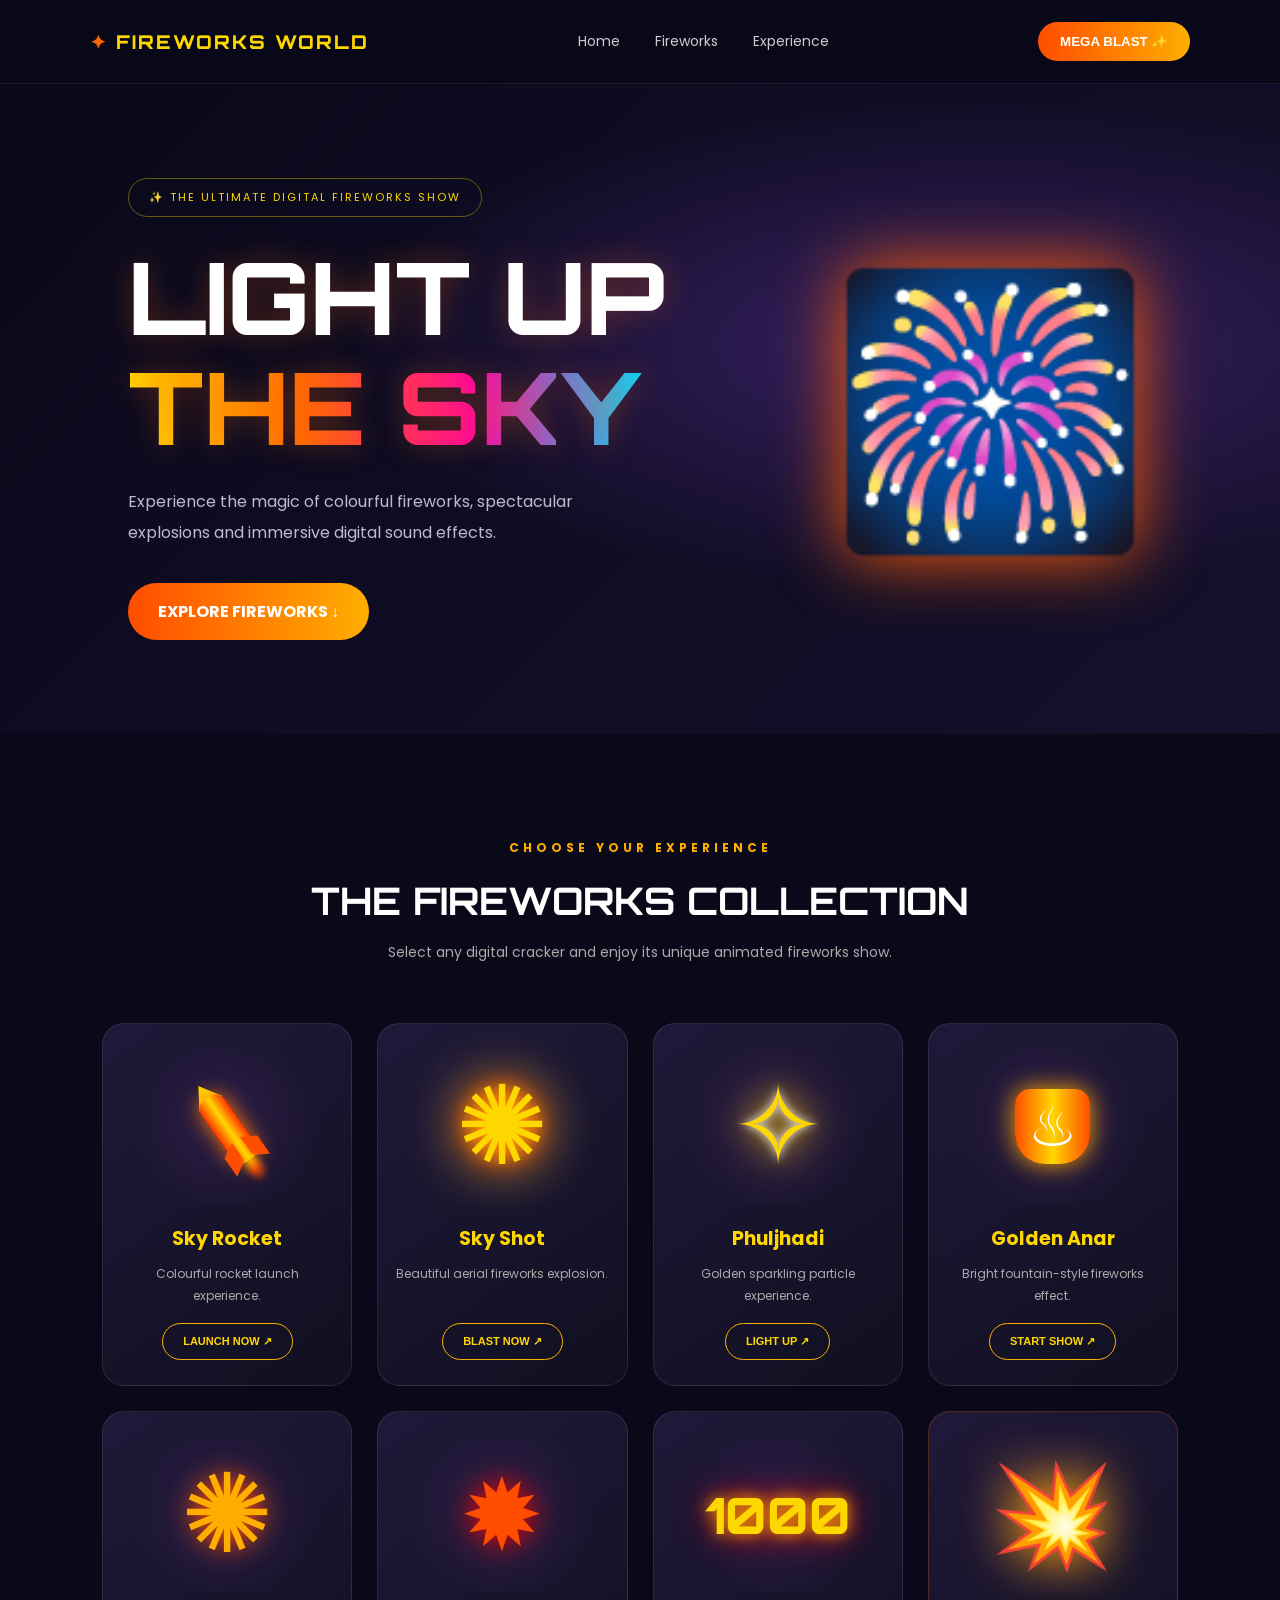
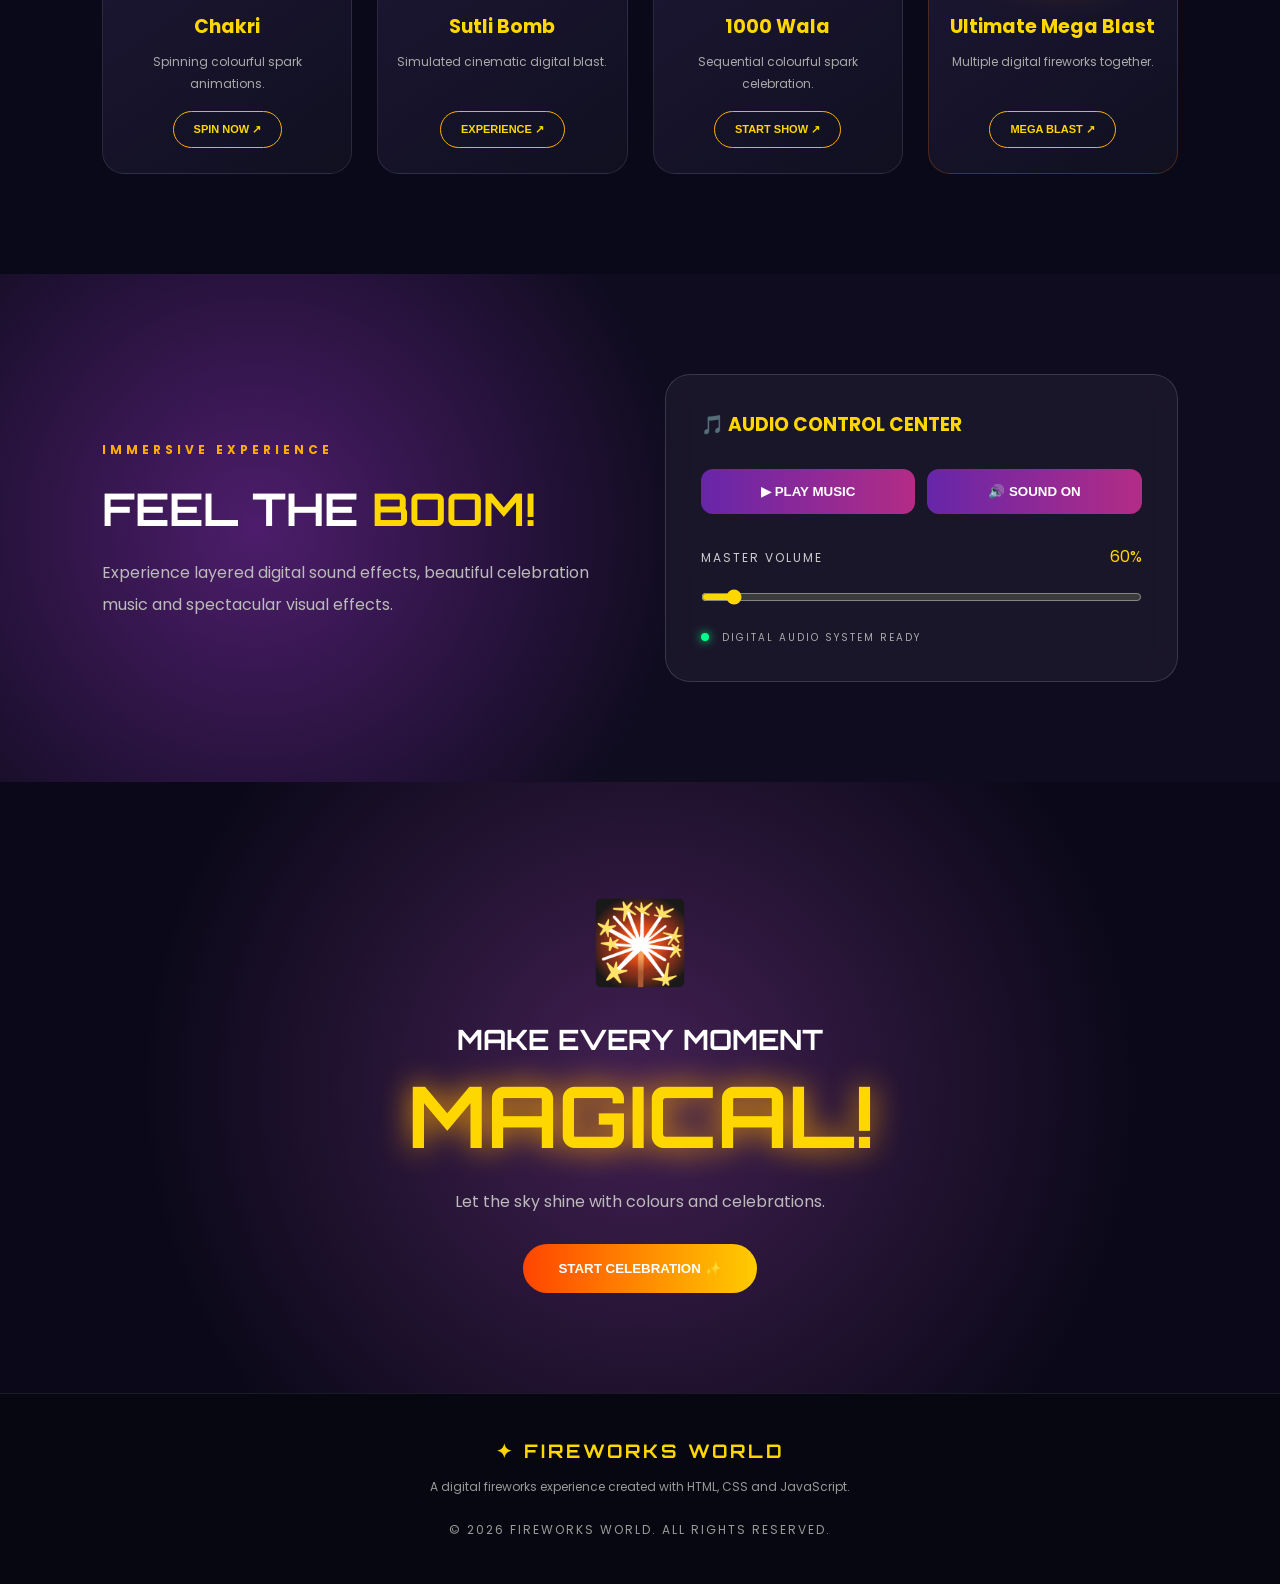
<file: pataka.html/index.html>
<!DOCTYPE html>
<html lang="en">

<head>
    <meta charset="UTF-8">
    <meta name="viewport" content="width=device-width, initial-scale=1.0">

    <title>Fireworks World | Ultimate Pataka Experience</title>

    <link rel="preconnect" href="https://fonts.googleapis.com">
    <link rel="preconnect" href="https://fonts.gstatic.com" crossorigin>

    <link href="https://fonts.googleapis.com/css2?family=Orbitron:wght@400;500;600;700;800&family=Poppins:wght@300;400;500;600;700;800&display=swap" rel="stylesheet">

    <link rel="stylesheet" href="style.css">
</head>

<body>

    <!-- FIREWORKS BACKGROUND -->

    <canvas id="fireworks"></canvas>

    <!-- NAVBAR -->

    <nav class="navbar">

        <div class="logo">
            <span>✦</span> FIREWORKS WORLD
        </div>

        <div class="nav-links">
            <a href="#home">Home</a>
            <a href="#crackers">Fireworks</a>
            <a href="#experience">Experience</a>
        </div>

        <button class="nav-btn" onclick="megaBlast()">
            MEGA BLAST ✨
        </button>

    </nav>


    <!-- HERO SECTION -->

    <section class="hero" id="home">

        <div class="hero-content">

            <div class="badge">
                ✨ THE ULTIMATE DIGITAL FIREWORKS SHOW
            </div>

            <h1>
                LIGHT UP <br>
                <span>THE SKY</span>
                                </h1>

            <p>
                Experience the magic of colourful fireworks,
                spectacular explosions and immersive digital
                sound effects.
            </p>

            <a href="#crackers" class="hero-btn">
                EXPLORE FIREWORKS ↓
            </a>

        </div>

        <div class="hero-decoration">
            🎆
        </div>

    </section>


    <!-- FIREWORKS SECTION -->

    <section class="cracker-section" id="crackers">

        <div class="section-heading">

            <span>CHOOSE YOUR EXPERIENCE</span>

            <h2>
                THE FIREWORKS COLLECTION
            </h2>

            <p>
                Select any digital cracker and enjoy its
                unique animated fireworks show.
            </p>

        </div>


        <div class="cracker-grid">


            <!-- ROCKET -->

            <div class="cracker-card" onclick="launchRocket()">

                <div class="cracker-visual rocket-visual">
                    <div class="rocket">
                        <div class="rocket-head"></div>
                        <div class="rocket-body"></div>
                        <div class="rocket-fin left"></div>
                        <div class="rocket-fin right"></div>
                        <div class="rocket-fire"></div>
                    </div>
                </div>

                <h3>Sky Rocket</h3>

                <p>Colourful rocket launch experience.</p>

                <button>LAUNCH NOW ↗</button>

            </div>


            <!-- SKY SHOT -->

            <div class="cracker-card" onclick="skyShot()">

                <div class="cracker-visual">
                    <div class="visual-firework">✺</div>
                </div>

                <h3>Sky Shot</h3>

                <p>Beautiful aerial fireworks explosion.</p>

                <button>BLAST NOW ↗</button>

            </div>


            <!-- PHULJHADI -->

            <div class="cracker-card" onclick="phuljhadi()">

                <div class="cracker-visual">
                    <div class="sparkler">✧</div>
                </div>

                <h3>Phuljhadi</h3>

                <p>Golden sparkling particle experience.</p>

                <button>LIGHT UP ↗</button>

            </div>


            <!-- ANAR -->

            <div class="cracker-card" onclick="anar()">

                <div class="cracker-visual">
                    <div class="anar-visual">
                        <div class="anar-flame">♨</div>
                    </div>
                </div>

                <h3>Golden Anar</h3>

                <p>Bright fountain-style fireworks effect.</p>

                <button>START SHOW ↗</button>

            </div>


            <!-- CHAKRI -->

            <div class="cracker-card" onclick="chakri()">

                <div class="cracker-visual">
                    <div class="chakri-visual">✺</div>
                </div>

                <h3>Chakri</h3>

                <p>Spinning colourful spark animations.</p>

                <button>SPIN NOW ↗</button>

            </div>


            <!-- SUTLI BOMB -->

            <div class="cracker-card" onclick="sutliBomb()">

                <div class="cracker-visual">
                    <div class="bomb-visual">✹</div>
                </div>

                <h3>Sutli Bomb</h3>

                <p>Simulated cinematic digital blast.</p>

                <button>EXPERIENCE ↗</button>

            </div>


            <!-- 1000 WALA -->

            <div class="cracker-card" onclick="thousandWala()">

                <div class="cracker-visual">
                    <div class="thousand-visual">1000</div>
                </div>

                <h3>1000 Wala</h3>

                <p>Sequential colourful spark celebration.</p>

                <button>START SHOW ↗</button>

            </div>


            <!-- MEGA BLAST -->

            <div class="cracker-card mega-card" onclick="megaBlast()">

                <div class="cracker-visual">
                    <div class="mega-visual">💥</div>
                </div>

                <h3>Ultimate Mega Blast</h3>

                <p>Multiple digital fireworks together.</p>

                <button>MEGA BLAST ↗</button>

            </div>

        </div>

    </section>


    <!-- SOUND EXPERIENCE -->

    <section class="sound-section" id="experience">

        <div class="sound-container">

            <div class="sound-info">

                <span class="small-heading">
                    IMMERSIVE EXPERIENCE
                </span>

                <h2>
                    FEEL THE <span>BOOM!</span>
                </h2>

                <p>
                    Experience layered digital sound effects,
                    beautiful celebration music and
                    spectacular visual effects.
                </p>

            </div>


            <div class="sound-controls">

                <h3>🎵 AUDIO CONTROL CENTER</h3>

                <div class="control-row">

                    <button id="musicButton" onclick="toggleMusic()">
                        ▶ PLAY MUSIC
                    </button>

                    <button id="soundButton" onclick="toggleSound()">
                        🔊 SOUND ON
                    </button>

                </div>

                <div class="volume-box">

                    <label for="volumeControl">
                        MASTER VOLUME
                    </label>

                    <span id="volumeValue">60%</span>

                    <input
                        type="range"
                        id="volumeControl"
                        min="0"
                        max="1000"
                        value="60"
                        oninput="changeVolume(this.value)"
                    >

                </div>

                <div class="status">
                    <span class="status-dot"></span>
                    DIGITAL AUDIO SYSTEM READY
                </div>

            </div>

        </div>

    </section>


    <!-- CELEBRATION SECTION -->

    <section class="celebration">

        <div class="celebration-content">

            <div class="celebration-icon">🎇</div>

            <h2>MAKE EVERY MOMENT</h2>

            <h1>MAGICAL!</h1>

            <p>
                Let the sky shine with colours and celebrations.
            </p>

            <button onclick="megaBlast()">
                START CELEBRATION ✨
            </button>

        </div>

    </section>


    <!-- FOOTER -->

    <footer>

        <h3>✦ FIREWORKS WORLD</h3>

        <p>
            A digital fireworks experience created
            with HTML, CSS and JavaScript.
        </p>

        <p class="copyright">
            © 2026 FIREWORKS WORLD. ALL RIGHTS RESERVED.
        </p>

    </footer>


    <!-- JAVASCRIPT -->

    <script src="script.js"></script>

</body>
</html>
</file>
<file: pataka.html/style.css>
/* ==========================
   GLOBAL SETTINGS
========================== */

* {
    margin: 0;
    padding: 0;
    box-sizing: border-box;
}

html {
    scroll-behavior: smooth;
}

body {
    background: #080817;
    color: white;
    font-family: 'Poppins', sans-serif;
    overflow-x: hidden;
}

#fireworks {
    position: fixed;
    inset: 0;
    width: 100%;
    height: 100%;
    pointer-events: none;
    z-index: 5;
}


/* ==========================
   NAVBAR
========================== */

.navbar {
    position: relative;
    z-index: 10;

    display: flex;
    justify-content: space-between;
    align-items: center;

    padding: 22px 7%;

    background: #09091aeF;
    border-bottom: 1px solid #ffffff15;
}

.logo {
    font-family: 'Orbitron', sans-serif;
    font-weight: 800;
    font-size: 19px;
    color: #ffd700;
    letter-spacing: 2px;
}

.logo span {
    color: #ff6600;
}

.nav-links {
    display: flex;
    gap: 35px;
}

.nav-links a {
    text-decoration: none;
    color: #ccc;
    font-size: 14px;
    transition: 0.3s;
}

.nav-links a:hover {
    color: #ffd700;
}

.nav-btn {
    padding: 12px 22px;
    border: none;
    border-radius: 30px;

    color: white;
    font-weight: 700;

    background: linear-gradient(
        90deg,
        #ff4d00,
        #ffae00
    );

    cursor: pointer;
    transition: 0.3s;
}

.nav-btn:hover {
    transform: scale(1.07);
    box-shadow: 0 0 25px #ff7300;
}


/* ==========================
   HERO
========================== */

.hero {
    min-height: 650px;

    display: flex;
    align-items: center;
    justify-content: space-between;

    padding: 80px 10%;

    position: relative;
    overflow: hidden;

    background:
        radial-gradient(
            ellipse at 75% 40%,
            #382064,
            transparent 45%
        ),
        linear-gradient(
            135deg,
            #09091a,
            #15102c
        );
}

.hero-content {
    max-width: 650px;
    position: relative;
    z-index: 2;
}

.badge {
    display: inline-block;

    padding: 10px 20px;
    margin-bottom: 25px;

    border: 1px solid #ffd70060;
    border-radius: 30px;

    color: #ffd700;
    font-size: 11px;
    letter-spacing: 2px;
}

.hero h1 {
    font-family: 'Orbitron', sans-serif;

    font-size: clamp(55px, 8vw, 100px);
    font-weight: 800;
    line-height: 1.1;

    text-shadow: 0 0 30px #ff650050;
}

.hero h1 span {
    background: linear-gradient(
        90deg,
        #ffd700,
        #ff6b00,
        #ff00a6,
        #00d9ff
    );

    -webkit-background-clip: text;
    background-clip: text;
    color: transparent;
}

.hero p {
    max-width: 500px;
    color: #bcbccc;
    line-height: 1.9;
    margin: 25px 0 35px;
}

.hero-btn {
    display: inline-block;

    padding: 16px 30px;

    text-decoration: none;
    color: white;

    background: linear-gradient(
        90deg,
        #ff4d00,
        #ffae00
    );

    border-radius: 30px;
    font-weight: 700;

    transition: 0.3s;
}

.hero-btn:hover {
    transform: translateY(-5px);
    box-shadow: 0 0 30px #ff8c00;
}

.hero-decoration {
    font-size: clamp(130px, 22vw, 260px);

    filter: drop-shadow(0 0 35px #ff5e00);

    animation: float 4s ease-in-out infinite;
}

@keyframes float {
    0%, 100% {
        transform: translateY(0) rotate(-5deg);
    }

    50% {
        transform: translateY(-25px) rotate(5deg);
    }
}


/* ==========================
   FIREWORKS COLLECTION
========================== */

.cracker-section {
    padding: 100px 8%;
    position: relative;
    z-index: 2;
    background: #0a0919;
}

.section-heading {
    text-align: center;
    margin-bottom: 60px;
}

.section-heading span,
.small-heading {
    color: #ffae00;
    font-size: 12px;
    font-weight: 700;
    letter-spacing: 4px;
}

.section-heading h2 {
    font-family: 'Orbitron', sans-serif;
    font-size: clamp(25px, 4vw, 38px);
    margin: 18px 0;
}

.section-heading p {
    color: #aaa;
    font-size: 14px;
}

.cracker-grid {
    display: grid;

    grid-template-columns:
        repeat(4, minmax(0, 1fr));

    gap: 25px;

    max-width: 1250px;
    margin: auto;
}


/* ==========================
   CRACKER CARDS
========================== */

.cracker-card {
    position: relative;

    text-align: center;

    padding: 25px 18px;

    border-radius: 22px;
    border: 1px solid #ffffff18;

    background: linear-gradient(
        145deg,
        #201839,
        #101020
    );

    overflow: hidden;

    cursor: pointer;

    transition: 0.4s;
}

.cracker-card:hover {
    transform: translateY(-12px);

    border-color: #ffae00;

    box-shadow:
        0 15px 40px #ff690025,
        0 0 20px #ffae0020;
}

.cracker-visual {
    height: 155px;

    display: flex;
    align-items: center;
    justify-content: center;

    margin-bottom: 20px;

    background:
        radial-gradient(
            circle,
            #59317a50,
            transparent 70%
        );
}

.cracker-card h3 {
    font-size: 19px;
    color: #ffd700;
    margin-bottom: 10px;
}

.cracker-card p {
    min-height: 45px;
    color: #aaa;
    font-size: 12px;
    line-height: 1.8;
}

.cracker-card button {
    margin-top: 15px;

    padding: 11px 20px;

    border: 1px solid #ffae00;
    border-radius: 30px;

    background: transparent;
    color: #ffd700;

    font-size: 11px;
    font-weight: 700;

    cursor: pointer;
    transition: 0.3s;
}

.cracker-card button:hover {
    background: linear-gradient(
        90deg,
        #ff4d00,
        #ffae00
    );

    color: white;
    box-shadow: 0 0 20px #ff7800;
}


/* ==========================
   INDIVIDUAL CRACKER DESIGNS
========================== */


/* ROCKET */

.rocket {
    position: relative;
    width: 40px;
    height: 100px;
    transform: rotate(-35deg);
}

.rocket-body {
    position: absolute;

    width: 28px;
    height: 75px;

    left: 6px;
    top: 15px;

    border-radius: 10px;

    background: linear-gradient(
        90deg,
        #ff3500,
        #ffd700,
        #ff3500
    );

    box-shadow: 0 0 20px #ff7800;
}

.rocket-head {
    position: absolute;

    top: 0;
    left: 6px;

    border-left: 14px solid transparent;
    border-right: 14px solid transparent;
    border-bottom: 22px solid #ffd700;
}

.rocket-fin {
    position: absolute;
    top: 70px;

    width: 15px;
    height: 22px;

    background: #ff4d00;
}

.rocket-fin.left {
    left: 0;
    transform: skewY(-30deg);
}

.rocket-fin.right {
    right: 0;
    transform: skewY(30deg);
}

.rocket-fire {
    position: absolute;
    top: 85px;
    left: 13px;

    width: 14px;
    height: 30px;

    background: linear-gradient(
        #ffff00,
        #ff4d00,
        transparent
    );

    border-radius: 50%;
    filter: blur(3px);
}


/* SKY SHOT */

.visual-firework {
    font-size: 110px;
    color: #ffd700;

    text-shadow:
        0 0 15px orange,
        0 0 35px red,
        0 0 60px yellow;

    animation: fireworkRotate 5s linear infinite;
}

@keyframes fireworkRotate {
    to {
        transform: rotate(360deg);
    }
}


/* PHULJHADI */

.sparkler {
    font-size: 110px;
    color: #ffd700;

    text-shadow:
        0 0 10px white,
        0 0 30px gold,
        0 0 50px orange;

    animation: sparklerGlow 0.8s infinite alternate;
}

@keyframes sparklerGlow {
    from {
        transform: scale(0.9);
        filter: brightness(1);
    }

    to {
        transform: scale(1.1);
        filter: brightness(1.8);
    }
}


/* ANAR */

.anar-visual {
    width: 75px;
    height: 75px;

    border-radius: 15px 15px 30px 30px;

    background: linear-gradient(
        90deg,
        #ff4d00,
        #ffd700,
        #ff4d00
    );

    box-shadow: 0 0 25px orange;

    display: flex;
    justify-content: center;
    align-items: center;
}

.anar-flame {
    font-size: 55px;
    color: white;
    animation: sparklerGlow 0.5s infinite alternate;
}


/* CHAKRI */

.chakri-visual {
    font-size: 110px;
    color: #ffae00;

    text-shadow: 0 0 25px #ff4d00;

    animation: fireworkRotate 2s linear infinite;
}


/* BOMB */

.bomb-visual {
    font-size: 100px;
    color: #ff4d00;

    text-shadow: 0 0 30px red;

    animation: bombPulse 1s infinite alternate;
}

@keyframes bombPulse {
    from {
        transform: scale(0.9);
    }

    to {
        transform: scale(1.1);
    }
}


/* 1000 WALA */

.thousand-visual {
    font-family: 'Orbitron', sans-serif;
    font-size: 50px;
    font-weight: 800;

    color: #ffd700;

    text-shadow:
        0 0 15px orange,
        0 0 35px red;
}


/* MEGA BLAST */

.mega-visual {
    font-size: 100px;

    filter: drop-shadow(0 0 25px orange);

    animation: bombPulse 1s infinite alternate;
}

.mega-card {
    border-color: #ff6b0040;
}


/* ==========================
   SOUND SECTION
========================== */

.sound-section {
    padding: 100px 8%;

    background:
        radial-gradient(
            circle at 20% 50%,
            #4d1d6b,
            transparent 40%
        ),
        #100c20;
}

.sound-container {
    max-width: 1100px;
    margin: auto;

    display: grid;

    grid-template-columns: 1fr 1fr;

    gap: 50px;
    align-items: center;
}

.sound-info h2 {
    font-family: 'Orbitron', sans-serif;
    font-size: 45px;
    margin: 20px 0;
}

.sound-info h2 span {
    color: #ffd700;
}

.sound-info p {
    color: #bbb;
    line-height: 2;
}

.sound-controls {
    padding: 35px;

    border: 1px solid #ffffff25;
    border-radius: 25px;

    background: #ffffff0b;
    backdrop-filter: blur(15px);
}

.sound-controls h3 {
    color: #ffd700;
    margin-bottom: 30px;
}

.control-row {
    display: flex;
    gap: 12px;
    flex-wrap: wrap;
}

.control-row button {
    flex: 1;

    padding: 15px 10px;

    border: none;
    border-radius: 12px;

    background: linear-gradient(
        90deg,
        #6626a9,
        #b32c85
    );

    color: white;
    font-weight: 700;

    cursor: pointer;
}

.control-row button:hover {
    box-shadow: 0 0 20px #ad39d0;
}

.volume-box {
    margin-top: 30px;
}

.volume-box label {
    color: #ccc;
    font-size: 12px;
    letter-spacing: 2px;
}

.volume-box span {
    float: right;
    color: #ffd700;
}

.volume-box input {
    display: block;
    width: 100%;
    margin-top: 20px;

    accent-color: #ffd700;
}

.status {
    margin-top: 25px;
    font-size: 10px;
    color: #aaa;
    letter-spacing: 2px;
}

.status-dot {
    display: inline-block;

    width: 8px;
    height: 8px;

    background: #00ff88;
    border-radius: 50%;

    margin-right: 8px;

    box-shadow: 0 0 10px #00ff88;
}


/* ==========================
   CELEBRATION
========================== */

.celebration {
    position: relative;

    padding: 100px 20px;

    text-align: center;

    background:
        radial-gradient(
            circle,
            #422052,
            #0b0919 70%
        );
}

.celebration-icon {
    font-size: 80px;
}

.celebration h2 {
    font-family: 'Orbitron', sans-serif;
    font-size: 28px;
    margin: 20px 0 5px;
}

.celebration h1 {
    font-family: 'Orbitron', sans-serif;
    font-size: clamp(45px, 8vw, 85px);

    color: #ffd700;

    text-shadow: 0 0 30px orange;
}

.celebration p {
    color: #bbb;
    margin: 20px 0 30px;
}

.celebration button {
    padding: 17px 35px;

    border: none;
    border-radius: 35px;

    background: linear-gradient(
        90deg,
        #ff4500,
        #ffcc00
    );

    color: white;
    font-weight: 800;

    cursor: pointer;
}


/* ==========================
   FOOTER
========================== */

footer {
    padding: 45px 20px;
    text-align: center;

    background: #070711;
    border-top: 1px solid #ffffff15;
}

footer h3 {
    font-family: 'Orbitron', sans-serif;
    color: #ffd700;
    letter-spacing: 3px;
}

footer p {
    color: #999;
    font-size: 12px;
    margin-top: 15px;
}

.copyright {
    margin-top: 25px;
    letter-spacing: 2px;
}


/* ==========================
   RESPONSIVE DESIGN
========================== */

@media(max-width: 1000px) {

    .cracker-grid {
        grid-template-columns: repeat(2, 1fr);
    }

    .hero-decoration {
        font-size: 150px;
    }

}

@media(max-width: 700px) {

    .navbar {
        flex-wrap: wrap;
        gap: 20px;
    }

    .nav-links {
        display: none;
    }

    .hero {
        min-height: 550px;
        text-align: center;
        justify-content: center;
        padding: 60px 7%;
    }

    .hero-decoration {
        display: none;
    }

    .hero-content {
        width: 100%;
    }

    .sound-container {
        grid-template-columns: 1fr;
    }

}

@media(max-width: 480px) {

    .cracker-grid {
        grid-template-columns: 1fr;
    }

    .cracker-section {
        padding: 70px 6%;
    }

    .sound-controls {
        padding: 22px;
    }

    .section-heading h2 {
        font-size: 23px;
    }

}
</file>
